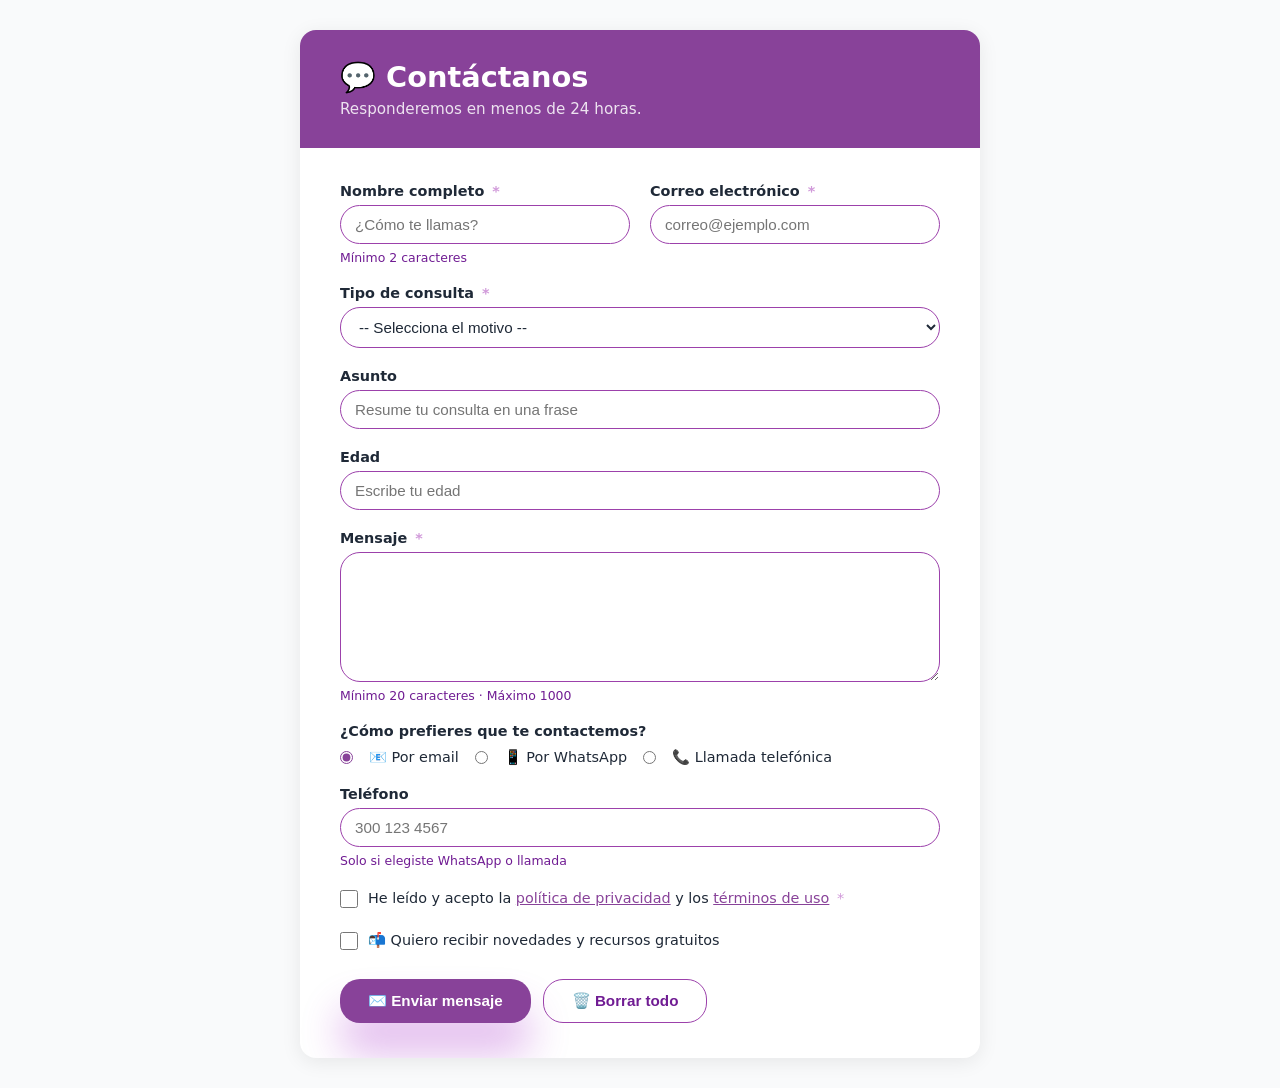
<file: forms_y_estilos/index.html>
<!DOCTYPE html>
<html lang="es">
<head>
  <meta charset="UTF-8">
  <meta name="viewport" content="width=device-width, initial-scale=1.0">
  <title>Contáctanos</title>
  <link rel="stylesheet" href="styles.css">
</head>
<body>

  <main class="contenedor">

    <header class="encabezado">
      <h1>💬 Contáctanos</h1>
      <p>Responderemos en menos de 24 horas.</p>
    </header>

    <form class="formulario-contacto" action="#" method="post" novalidate>

      <!-- Nombre y Email en una fila -->
      <div class="fila-doble">

        <div class="campo">
          <label for="contacto-nombre">
            Nombre completo <span class="obligatorio">*</span>
          </label>
          <input 
            type="text" 
            id="contacto-nombre" 
            name="nombre"
            placeholder="¿Cómo te llamas?"
            required
            autocomplete="name"
            minlength="2"
            maxlength="60">
          <span class="ayuda">Mínimo 2 caracteres</span>
        </div>

        <div class="campo">
          <label for="contacto-email">
            Correo electrónico <span class="obligatorio">*</span>
          </label>
          <input 
            type="email" 
            id="contacto-email" 
            name="email"
            placeholder="correo@ejemplo.com"
            required
            autocomplete="email">
        </div>

      </div>

      <!-- Tipo de consulta -->
      <div class="campo">
        <label for="tipo-consulta">
          Tipo de consulta <span class="obligatorio">*</span>
        </label>
        <select id="tipo-consulta" name="tipo_consulta" required>
          <option value="">-- Selecciona el motivo --</option>
          <optgroup label="Soporte">
            <option value="tecnico">Problema técnico</option>
            <option value="cuenta">Mi cuenta</option>
          </optgroup>
          <optgroup label="Información">
            <option value="precios">Precios y planes</option>
            <option value="servicios">Servicios disponibles</option>
          </optgroup>
          <optgroup label="Otros">
            <option value="sugerencia">Sugerencia o idea</option>
            <option value="otro">Otro motivo</option>
          </optgroup>
        </select>
      </div>

      <!-- Asunto -->
      <div class="campo">
        <label for="asunto">Asunto</label>
        <input 
          type="text" 
          id="asunto" 
          name="asunto"
          placeholder="Resume tu consulta en una frase"
          maxlength="100">
      </div>

      <div class="campo">
        <label for="edad">Edad</label>
        <input
          type="number"
          id="edad"
          name="Edad"
          placeholder="Escribe tu edad "
          min="15"
          max="99">
      </div>

      <!-- Mensaje -->
      <div class="campo">
        <label for="mensaje">
          Mensaje <span class="obligatorio">*</span>
        </label>
        <textarea 
          id="mensaje" 
          name="mensaje"
          rows="6"
          placeholder="Describe con detalle tu consulta..."
          required
          minlength="20"
          maxlength="1000">
        </textarea>
        <span class="ayuda">Mínimo 20 caracteres · Máximo 1000</span>
      </div>

      <!-- Cómo prefiere ser contactado -->
      <div class="campo">
        <p class="label-grupo">¿Cómo prefieres que te contactemos?</p>

        <div class="opciones-radio">
          <input type="radio" id="via-email" name="via_contacto" value="email" checked>
          <label for="via-email">📧 Por email</label>

          <input type="radio" id="via-whatsapp" name="via_contacto" value="whatsapp">
          <label for="via-whatsapp">📱 Por WhatsApp</label>

          <input type="radio" id="via-llamada" name="via_contacto" value="llamada">
          <label for="via-llamada">📞 Llamada telefónica</label>
        </div>
      </div>

      <!-- Teléfono condicional -->
      <div class="campo" id="campo-telefono">
        <label for="telefono">Teléfono</label>
        <input 
          type="tel" 
          id="telefono" 
          name="telefono"
          placeholder="300 123 4567"
          pattern="[0-9\s\-\+]{7,15}">
        <span class="ayuda">Solo si elegiste WhatsApp o llamada</span>
      </div>

      <!-- Términos y condiciones -->
      <div class="campo campo-check">
        <input type="checkbox" id="terminos" name="terminos" value="acepto" required>
        <label for="terminos">
          He leído y acepto la 
          <a href="#" target="_blank">política de privacidad</a> 
          y los 
          <a href="#" target="_blank">términos de uso</a>
          <span class="obligatorio">*</span>
        </label>
      </div>

      <!-- Suscripción opcional -->
      <div class="campo campo-check">
        <input type="checkbox" id="newsletter" name="newsletter" value="si">
        <label for="newsletter">
          📬 Quiero recibir novedades y recursos gratuitos
        </label>
      </div>

      <!-- Botones de acción -->
      <div class="acciones">
        <button type="submit" class="btn-primario">
          ✉️ Enviar mensaje
        </button>
        <button type="reset" class="btn-secundario">
          🗑️ Borrar todo
        </button>
      </div>

    </form>

  </main>

</body>
</html>
</file>
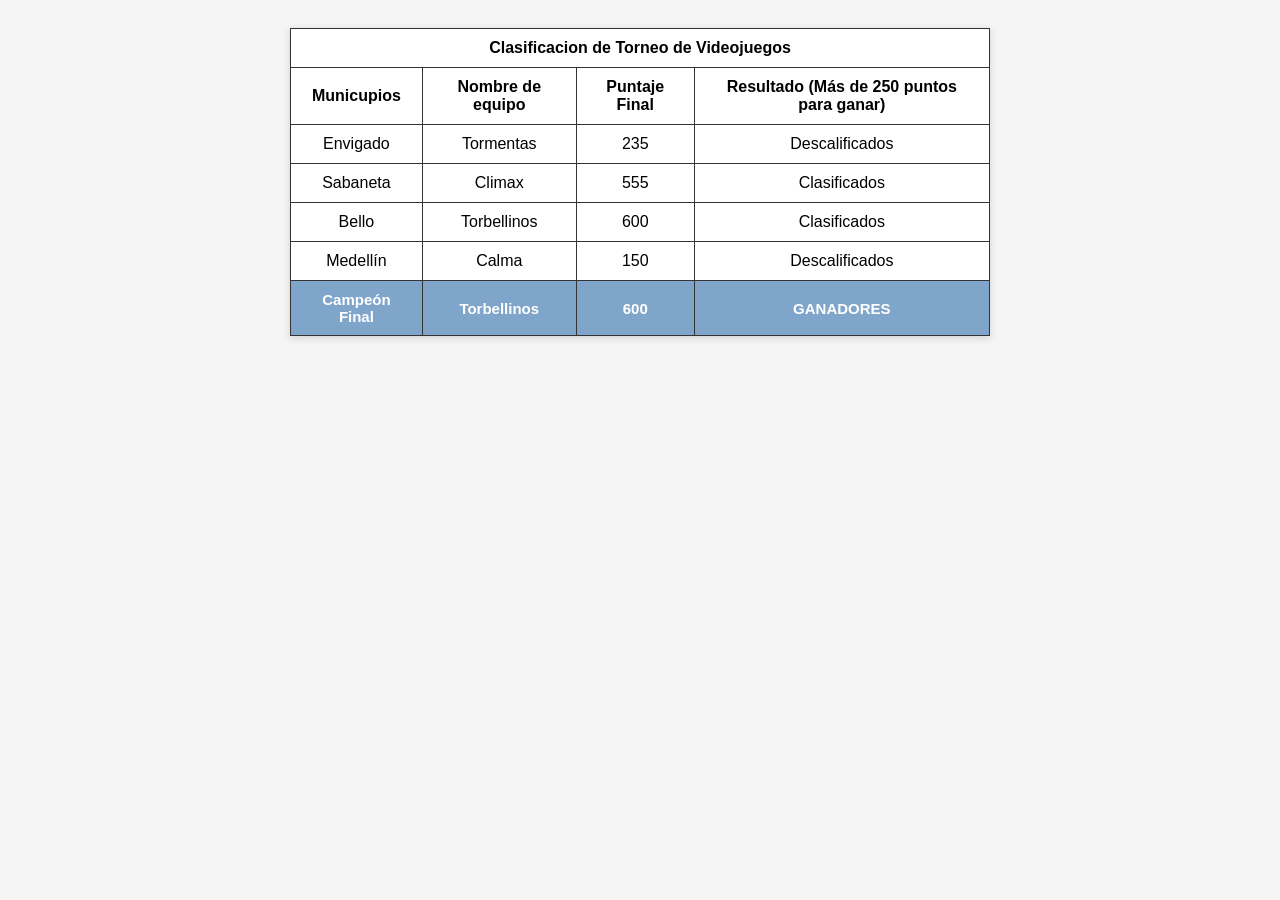
<file: ejercicio_tabla.html>
<!DOCTYPE html>
<html lang="es">
<head>
  <meta charset="UTF-8">
  <title>Clsificación de Videojuegos</title>
  <style>
    body {
      font-family: Arial, sans-serif;
      padding: 20px;
      background-color: #f5f5f5;
    }

    table {
      border-collapse: collapse;
      width: 700px;
      margin: 0 auto;
      background-color: white;
      box-shadow: 0 2px 8px rgba(0,0,0,0.15);
    }

    th, td {
      border: 1px solid #333;
      padding: 10px 14px;
      text-align: center;
    }

    tbody tr:hover {
      background-color: #d0e8ff;
    }

    /* Pie de tabla */
    tfoot td {
      background-color: #80a5cb;
      color: white;
      font-weight: bold;
      font-size: 15px;
    }

    
  </style>
</head>
<body>


    <table>
        </thead>
        <tr>
            <th  colspan="4">
              Clasificacion de Torneo de Videojuegos
            </th>
          </tr> 
          <tr>
            <th>Municupios</th>
            <th>Nombre de equipo</th>
            <th>Puntaje Final</th>
            <th>Resultado (Más de 250 puntos para ganar)</th>
          </tr>
        <tbody>
          <tr>
            <td>Envigado</td>
            <td>Tormentas</td>
            <td>235</td>
            <td>Descalificados</td>
          </tr>
          <tr>
            <td>Sabaneta</td>
            <td>Climax</td>
            <td>555</td>
            <td>Clasificados</td>
          </tr>
          <tr>
            <td>Bello</td>
            <td>Torbellinos</td>
            <td>600</td>
            <td>Clasificados</td>
          </tr>
          <tr>
            <td>Medellín</td>
            <td>Calma</td>
            <td>150</td>
            <td>Descalificados</td>
          </tr>
        </tbody>

        <tfoot>
        <tr>
           <td>Campeón Final</td>
           <td>Torbellinos</td>
           <td>600</td>
           <td>GANADORES</td>
        </tr>
        </tfoot>
      </table>
 </table>     
</body>
</html>
</file>
<file: forms_y_estilos/styles.css>
/* === Variables y reset básico === */
:root {
    --primario: #884299;
    --primario-oscuro: #681c7c;
    --texto: #1f2937;
    --texto-suave: #701C93;
    --borde: #9C41AB;
    --fondo: #f9fafb;
    --blanco: #ffffff;
    --error: #D19ADA;
    --exito: #866282;
    --radio: 20px;
    --sombra: 0 4px 20px rgba(0,0,0,0.08);
  }
  
  * {
    box-sizing: border-box;
    margin: 0;
    padding: 0;
  }
  
  body {
    font-family: 'Segoe UI', system-ui, sans-serif;
    background: var(--fondo);
    color: var(--texto);
    min-height: 100vh;
    display: flex;
    align-items: center;
    justify-content: center;
    padding: 30px 20px;
  }
  
  /* === Contenedor principal === */
  .contenedor {
    background: var(--blanco);
    border-radius: 16px;
    box-shadow: var(--sombra);
    width: 100%;
    max-width: 680px;
    overflow: hidden;
  }
  
  /* === Encabezado === */
  .encabezado {
    background: var(--primario);
    color: white;
    padding: 30px 40px;
  }
  
  .encabezado h1 {
    font-size: 1.8rem;
    margin-bottom: 6px;
  }
  
  .encabezado p {
    opacity: 0.85;
    font-size: 0.95rem;
  }
  
  /* === Formulario === */
  .formulario-contacto {
    padding: 35px 40px;
    display: flex;
    flex-direction: column;
    gap: 20px;
  }
  
  /* === Fila doble (dos campos lado a lado) === */
  .fila-doble {
    display: grid;
    grid-template-columns: 1fr 1fr;
    gap: 20px;
  }
  
  @media (max-width: 520px) {
    .fila-doble {
      grid-template-columns: 1fr;
    }
    .formulario-contacto {
      padding: 25px 20px;
    }
  }
  
  /* === Campos individuales === */
  .campo {
    display: flex;
    flex-direction: column;
    gap: 6px;
  }
  
  .campo label,
  .label-grupo {
    font-weight: 600;
    font-size: 0.9rem;
    color: var(--texto);
  }
  
  .obligatorio {
    color: var(--error);
    margin-left: 3px;
  }
  
  /* === Inputs, select, textarea === */
  input[type="text"],
  input[type="email"],
  input[type="tel"],
  input[type="url"],
  input[type="number"],
  select,
  textarea {
    width: 100%;
    padding: 10px 14px;
    border: 1.5px solid var(--borde);
    border-radius: var(--radio);
    font-size: 0.95rem;
    color: var(--texto);
    background: var(--blanco);
    transition: border-color 0.2s, box-shadow 0.2s;
    outline: none;
  }
  
  input:focus,
  select:focus,
  textarea:focus {
    border-color: var(--primario);
    box-shadow: 0 0 0 3px rgba(37, 99, 235, 0.15);
  }
  
  input:invalid:not(:placeholder-shown),
  textarea:invalid:not(:placeholder-shown) {
    border-color: var(--error);
  }
  
  input:valid:not(:placeholder-shown) {
    border-color: var(--exito);
  }
  
  textarea {
    resize: vertical;
    min-height: 130px;
  }
  
  select {
    cursor: pointer;
  }
  
  /* === Texto de ayuda === */
  .ayuda {
    font-size: 0.78rem;
    color: var(--texto-suave);
  }
  
  /* === Radios y checkboxes === */
  .opciones-radio {
    display: flex;
    flex-wrap: wrap;
    gap: 16px;
    margin-top: 4px;
  }
  
  .opciones-radio input[type="radio"] {
    width: auto;
    accent-color: var(--primario);
  }
  
  .opciones-radio label {
    font-weight: normal;
    cursor: pointer;
  }
  
  .campo-check {
    flex-direction: row;
    align-items: flex-start;
    gap: 10px;
  }
  
  .campo-check input[type="checkbox"] {
    width: 18px;
    height: 18px;
    margin-top: 2px;
    accent-color: var(--primario);
    flex-shrink: 0;
    cursor: pointer;
  }
  
  .campo-check label {
    font-weight: normal;
    font-size: 0.9rem;
    line-height: 1.5;
    cursor: pointer;
  }
  
  .campo-check a {
    color: var(--primario);
    text-decoration: underline;
  }
  
  /* === Botones === */
  .acciones {
    display: flex;
    gap: 12px;
    margin-top: 8px;
    flex-wrap: wrap;
  }
  
  .btn-primario,
  .btn-secundario {
    padding: 12px 28px;
    border-radius: var(--radio);
    font-size: 0.95rem;
    font-weight: 600;
    cursor: pointer;
    border: none;
    transition: transform 0.1s, box-shadow 0.2s;
  }
  
  .btn-primario {
    background: var(--primario);
    color: white;
    box-shadow: 0 30px 40px rgba(156, 19, 194, 0.3);
  }
  
  .btn-primario:hover {
    background: var(--primario-oscuro);
    transform: translateY(-1px);
    box-shadow: 0 4px 12px rgba(37, 99, 235, 0.4);
  }
  
  .btn-secundario {
    background: transparent;
    color: var(--texto-suave);
    border: 1.5px solid var(--borde);
  }
  
  .btn-secundario:hover {
    background: var(--fondo);
  }
</file>
